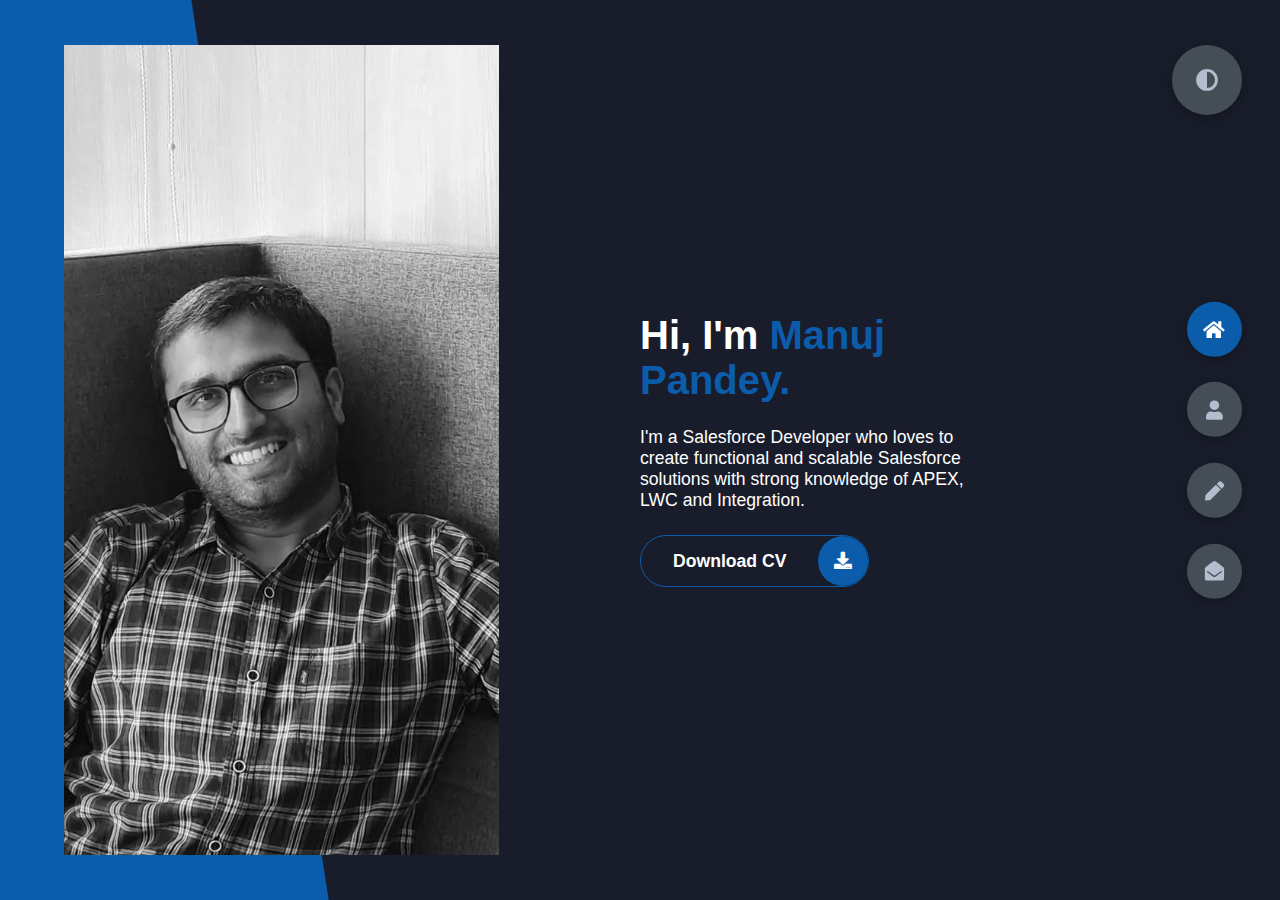
<file: index.html>
<!DOCTYPE html>
<html lang="en">
<head>
    <meta charset="UTF-8">
    <meta name="viewport" content="width=device-width, initial-scale=1.0">
    <title>Manuj Pandey Salesforce Developer</title>
    <link rel="stylesheet" href="styles/styles.css">
    <link rel="preconnect" href="https://fonts.googleapis.com">
    <link rel="preconnect" href="https://fonts.gstatic.com" crossorigin>
    <link rel="stylesheet" href="https://cdnjs.cloudflare.com/ajax/libs/font-awesome/5.15.4/css/all.min.css">
    <link href="https://fonts.googleapis.com/css2?family=Merriweather:ital,wght@0,300;0,400;0,700;0,900;1,300;1,400;1,700;1,900&display=swap" rel="stylesheet">
    <link href="/favicon.ico" type="image/x-icon" rel="icon" />
</head>
<body class="main-content">
    <header class="section sec1 header active" id="home">
        <div class="header-content">
            <div class="left-header">
                <div class="h-shape"></div>
                <div class="image">
                    <img src="img/hero2.jpg" alt="">
                </div>
            </div>
            <div class="right-header">
                <h2 class="name">
                    Hi, I'm <span>Manuj Pandey.</span>
                </h2>
                <p>
                    I'm a Salesforce Developer who loves to create functional and scalable Salesforce solutions with strong knowledge of APEX, LWC and Integration.
                </p>
                <div class="btn-container">
                    <a href="resume\ManujPandeySF_CV-2.pdf" class="main-btn" download="ManujPandeySF_CV">
                        <span class="btn-text">Download CV</span>
                        <span class="btn-icon"><i class="fas fa-download"></i></span>
                    </a>
                </div>
            </div>
        </div>
    </header>
    <main>
        <section class="section sec2 about" id="about">
            <div class="main-title">
                <h2>About 
                    <span>me</span>
                    <span class="bg-text">my stats</span>
                </h2>
            </div>
            <div class="about-container">
                <div class="left-about">
                    <h4>Information About me</h4>
                    <p>
                        3x Certified Salesforce Developer || 2x Copado Certified || More than 7 years of experience in Salesforce 
                    </p>
                    <div class="btn-container">
                        <a href="resume\ManujPandeySF_CV-2.pdf" class="main-btn" download="ManujPandeySF_CV">
                            <span class="btn-text">Download CV</span>
                            <span class="btn-icon"><i class="fas fa-download"></i></span>
                        </a>
                    </div>
                </div>
                <div class="right-about">
                    <div class="about-item">
                        <div class="abt-text">
                            <p class="large-text">40+</p>
                            <p class="small-text">Projects <br />Completed</p>
                        </div>
                    </div>
                    <div class="about-item">
                        <div class="abt-text">
                            <p class="large-text">8+</p>
                            <p class="small-text">Years of <br />experience</p>
                        </div>
                    </div>
                    <!--div class="about-item">
                        <div class="abt-text">
                            <p class="large-text">300+</p>
                            <p class="small-text">Happy <br /> Clients</p>
                        </div>
                    </div>
                    <div class="about-item">
                        <div class="abt-text">
                            <p class="large-text">400+</p>
                            <p class="small-text">Customer <br /> reviews</p>
                        </div>
                    </div-->
                </div>
            </div>
            <!--div class="about-stats">
                <h4 class="stat-title">My Skills</h4>
                <div class="progress-bars">
                    <div class="progress-bar">
                        <p class="prog-title">html5</p>
                        <div class="progress-con">
                            <p class="prog-text">80%</p>
                            <div class="progress">
                                <span class="html"></span>
                            </div>
                        </div>
                    </div>
                    <div class="progress-bar">
                        <p class="prog-title">css3</p>
                        <div class="progress-con">
                            <p class="prog-text">80%</p>
                            <div class="progress">
                                <span class="css"></span>
                            </div>
                        </div>
                    </div>
                    <div class="progress-bar">
                        <p class="prog-title">javascript</p>
                        <div class="progress-con">
                            <p class="prog-text">75%</p>
                            <div class="progress">
                                <span class="js"></span>
                            </div>
                        </div>
                    </div>
                    <div class="progress-bar">
                        <p class="prog-title">Apex</p>
                        <div class="progress-con">
                            <p class="prog-text">80%</p>
                            <div class="progress">
                                <span class="apex"></span>
                            </div>
                        </div>
                    </div>
                    <div class="progress-bar">
                        <p class="prog-title">Lightning Development</p>
                        <div class="progress-con">
                            <p class="prog-text">90%</p>
                            <div class="progress">
                                <span class="lex"></span>
                            </div>
                        </div>
                    </div>
                    <div class="progress-bar">
                        <p class="prog-title">Copado Deployment</p>
                        <div class="progress-con">
                            <p class="prog-text">50%</p>
                            <div class="progress">
                                <span class="copado"></span>
                            </div>
                        </div>
                    </div>
                    <div class="progress-bar">
                        <p class="prog-title">Salesforce Configuration and Deployment</p>
                        <div class="progress-con">
                            <p class="prog-text">80%</p>
                            <div class="progress">
                                <span class="config"></span>
                            </div>
                        </div>
                    </div>
                    <div class="progress-bar">
                        <p class="prog-title">Data Cloud</p>
                        <div class="progress-con">
                            <p class="prog-text">50%</p>
                            <div class="progress">
                                <span class="dc"></span>
                            </div>
                        </div>
                    </div>
                </div>
            </div-->
            <h4 class="stat-title">My Timeline</h4>
            <div class="timeline">
                <div class="timeline-item">
                    <div class="tl-icon">
                        <i class="fas fa-briefcase"></i>
                    </div>
                    <p class="tl-duration">2021 - 2023</p>
                    <h5>Salesforce Lead<span> - Deutsche Telekom Digital Labs</span></h5>
                    <p>
                        Worked as a Salesforce Lead in Sales Cloud/Service Cloud implementations.
                        Lead development projects in conjunction with Mulesoft and other stakeholders.
                        Built capabilities to provide support to 2k+ internal telekom agents in Austria region alone.
                    </p>
                </div>
                <div class="timeline-item">
                    <div class="tl-icon">
                        <i class="fas fa-briefcase"></i>
                    </div>
                    <p class="tl-duration">2020 - 2021</p>
                    <h5>Salesforce Lead Developer<span> - Maantic Inc.</span></h5>
                    <p>
                        Worked as Lead Developer in Salesforce Lightning(Aura and LWC) projects.
                    </p>
                </div>
                <div class="timeline-item">
                    <div class="tl-icon">
                        <i class="fas fa-briefcase"></i>
                    </div>
                    <p class="tl-duration">2019 - 2020</p>
                    <h5>Salesforce Consultant<span> - Cvent India Pvt Ltd.</span></h5>
                    <p>
                        Worked as member of Salesforce CRM Team providing production support to 3000 internal users. 
                        Expertise in Sales Cloud,Service Cloud and Force.com. 
                        Managed project timelines through JIRA and Salesforce CPQ Implementation.
                        Coordinated with Sales, Services, Finance and Marketing Team in order to deploy CRM related customization and configuration changes.
                    </p>
                </div>
                <div class="timeline-item">
                    <div class="tl-icon">
                        <i class="fas fa-briefcase"></i>
                    </div>
                    <p class="tl-duration">2018 - 2019</p>
                    <h5>Salesforce Consultant<span> - HT Media Marketing Pvt Ltd</span></h5>
                    <p>
                        Worked as a dedicated Salesforce Consultant for Pan India Marketing Team. 
                        Implemented customization and trained users regarding CRM functionality and managed implementation of upgrades in CRM. 
                        Prepared reports, dashboards to analyse business performances. 
                        Addressed technical issues on urgent basis and prepared CRM architecture for future releases.
                    </p>
                </div>
                <div class="timeline-item">
                    <div class="tl-icon">
                        <i class="fas fa-briefcase"></i>
                    </div>
                    <p class="tl-duration">2016 - 2018</p>
                    <h5>Salesforce Developer<span> - Navatar Consulting Pvt Ltd.</span></h5>
                    <p>
                        Customized client's CRM product according to specified business logic and requirements. 
                        Creating, optimizing and maintenance of automation and data of client's product.
                    </p>
                </div>
            </div>
        </section>
        <section class="section sec5 blog" id="blog">
            <div class="blog-posts blogs-content blog-active" id="blog-menu">
                <div class="main-title">
                    <h2>My <span>Blogs</span><span class="bg-text">My Blogs</span></h2>
                </div>
                <div class="blogs timeline">
                    <div class="blog article">
                        <a onclick="openBlogPost(this.id)" id="blog1">
                            <div class="article-data">
                                <h2 class="title article-title">My First Blog</h2>
                            </div>
                            <img src="img\wall-2.jpeg" alt="" class="article-image">
                        </a>
                    </div>
                    <div class="blog article">
                        <a href="https://datamancer2.wordpress.com/2024/09/08/salesforce-batch-process-rollback-cause-analysis-and-custom-workaround" id="blog2">
                            <div class="article-data">
                                <h2 class="title article-title">Rollback of Apex Batch</h2>
                            </div>
                            <img src="img\undoIcon.jpg" alt="" class="article-image">
                        </a>
                    </div>
                </div>
            </div>
            <div class="blog-posts blog-post-container container blog-inactive" data-id="blog1">
                <a class="blog-previous-button" onclick="closeBlogPost()">❮ Previous</a>
                <div class="blog-post-data">
                    <h2 class="title blog-post-title">Fetch Api VS Apex Based Integration</h2>
                </div>
    
                <div class="container">
                    <div class="article-data">
                        15 August 2024
                    </div>
                    <h1>Apex vs JavaScript in Salesforce Integrations</h1>
                    <p>When deciding between using <strong>Apex</strong> and <strong>JavaScript (JS)</strong> for integrations in Salesforce, it's important to weigh their strengths and limitations carefully.</p>

                    <h2>Apex</h2>
                    <p>Apex offers a more secure environment for handling sensitive data because no authentication information needs to be sent to the browser. This ensures that your credentials and other sensitive data remain safe from exposure. Additionally, Apex does not face any Cross-Origin Resource Sharing (CORS) restrictions, which can often complicate API integrations in JavaScript by limiting which domains can make requests to your resources.</p>
                    <p>However, Apex comes with its own set of challenges. It has strict limits on the amount of data that can be sent in and out (ingress and egress bandwidth), how long an API call can last (callout timeout limits), and how much processing power can be used (CPU limits). These limitations can make it difficult to work with larger data sets or to perform complex operations. Moreover, Apex can only access resources that are available on the public internet. If you need to access internal systems that aren't exposed publicly, Apex won’t be suitable.</p>

                    <h2>JavaScript</h2>
                    <p>JavaScript, on the other hand, is much more flexible for larger or more complex integrations. With JS, you don't have to worry about hitting callout timeout limits, bandwidth restrictions, memory limits, or CPU constraints. This makes it ideal for handling more extensive data sets or for performing more complex operations that would be hindered by Apex's limits. Furthermore, JS can access intranet resources, which is a critical capability for integrations involving internal systems that aren’t available on the public internet.</p>
                    <p>However, using JavaScript also introduces some security concerns. Since JS runs in the browser, any authentication information, such as API keys or tokens, must be sent to the browser as well. This means that if the security isn't handled correctly, a knowledgeable user could potentially gain access to these secrets and misuse them to access your API resources. Therefore, extra care must be taken to ensure that authentication is properly managed and that sensitive information is adequately protected.</p>

                    <h2>Examples</h2>
                    <br>

                    <h3>Example 1: Simple API Call to a Public Service</h3>
                    <p><strong>Scenario:</strong> You need to integrate Salesforce with a public weather API to retrieve the current weather conditions based on a user's location.</p>
                    <ul>
                        <li><strong>Apex:</strong> This is a straightforward scenario where Apex would be a good fit. The API is public, so there’s no need to worry about internal resources. Apex can handle the API call securely without exposing any sensitive information to the browser. The data returned by the API is relatively small, so Apex’s bandwidth and CPU limits won’t be an issue.</li>
                        <li><strong>JavaScript:</strong> While JS could also handle this, it’s not necessary for such a simple, secure call. Using Apex would be more secure and straightforward.</li>
                    </ul>
                    <p><strong>Conclusion:</strong> Use Apex for this integration.</p>

                    <h3>Example 2: Integrating with a Large Internal Database</h3>
                    <p><strong>Scenario:</strong> You need to integrate Salesforce with an internal company database that’s hosted on the company’s intranet. The integration requires processing large amounts of data and performing complex queries.</p>
                    <ul>
                        <li><strong>Apex:</strong> Apex would struggle in this scenario due to its limitations. The data volume could exceed Apex’s bandwidth limits, and the processing could hit CPU limits. Moreover, Apex cannot access internal resources that aren’t exposed to the public internet.</li>
                        <li><strong>JavaScript:</strong> JS would be a better choice here. It can handle large amounts of data without worrying about CPU or bandwidth limits. Additionally, JS can access intranet resources, making it ideal for integrating with internal systems.</li>
                    </ul>
                    <p><strong>Conclusion:</strong> Use JavaScript for this integration.</p>

                    <h3>Example 3: Secure Data Synchronization Between Salesforce and an External CRM</h3>
                    <p><strong>Scenario:</strong> You need to synchronize data between Salesforce and an external CRM system. The data is sensitive, and the integration involves regular data transfers that must be secure.</p>
                    <ul>
                        <li><strong>Apex:</strong> Apex would be well-suited for this scenario because it offers enhanced security. You can handle the data synchronization in the background on the server side, ensuring that no sensitive information is exposed to the browser. The external CRM is publicly accessible, so Apex’s limitation on accessing internal resources is not a concern. You would need to carefully design your integration to stay within Apex’s bandwidth and processing limits, possibly breaking the data transfer into smaller chunks if necessary.</li>
                        <li><strong>JavaScript:</strong> While JS could technically perform this integration, exposing sensitive data such as API keys or tokens to the browser could be a security risk. This makes it less desirable for scenarios where data security is paramount.</li>
                    </ul>
                    <p><strong>Conclusion:</strong> Use Apex for this integration.</p>

                    <h3>Example 4: Interactive UI Feature with External Data</h3>
                    <p><strong>Scenario:</strong> You need to build an interactive feature in Salesforce where users can dynamically fetch and display data from an external API as they interact with a custom user interface.</p>
                    <ul>
                        <li><strong>Apex:</strong> Although Apex could be used to make the API calls, it would involve server-side processing and then returning the data to the UI. This could introduce latency and make the UI less responsive. Additionally, Apex might not be able to handle the real-time data fetch if the user is making multiple calls quickly.</li>
                        <li><strong>JavaScript:</strong> JS is ideal for this scenario. It can make real-time API calls directly from the browser, enabling a fast, responsive user experience. The only caveat is to ensure that sensitive data (like API keys) is properly secured, perhaps by using OAuth or a secure token mechanism.</li>
                    </ul>
                    <p><strong>Conclusion:</strong> Use JavaScript for this integration.</p>

                    <h3>Example 5: Bulk Data Processing from an External System</h3>
                    <p><strong>Scenario:</strong> You need to periodically process large datasets from an external system and import them into Salesforce.</p>
                    <ul>
                        <li><strong>Apex:</strong> Apex would struggle with this due to its CPU and memory limits. If the data is too large or the processing too complex, you would run into governor limits, making this approach impractical.</li>
                        <li><strong>JavaScript:</strong> JS can handle bulk data processing more effectively without the strict limits imposed by Apex. You could also leverage JS on a client-side or Node.js server to process the data before importing it into Salesforce.</li>
                    </ul>
                    <p><strong>Conclusion:</strong> Use JavaScript for this integration.</p>
                    <p>
                        <br>
                        These examples highlight the strengths and limitations of Apex and JavaScript in different integration scenarios. By understanding these, you can make informed decisions about which technology to use in your Salesforce projects.
                    </p>
    
                    <p>
                        <div class="author d-grid">
                            <div class="author-about">
                                <h3 class="author-name">Manuj Pandey</h3>
                                <p>3x Certified Salesforce Developer || 2x Copado Certified || More than 7 years of experience in Salesforce</p>
                                <!--div class="company-data">
                                    <a href="./index.html">
                                        <h2 class="logo">NewsFlash</h2>
                                    </a>
                                    <p class="company-description">Lorem ipsum dolor sit amet consectetur adipisicing elit. Facere, iure. Harum, animi dolores, nam, ad magni expedita.</p>
                                    <ul class="list social-media">
                                        <li class="list-item">
                                            <a href="#" class="list-link"><i class="ri-instagram-line"></i></a>
                                        </li>
                                        <li class="list-item">
                                            <a href="#" class="list-link"><i class="ri-facebook-circle-line"></i></a>
                                        </li>
                                        <li class="list-item">
                                            <a href="#" class="list-link"><i class="ri-twitter-line"></i></a>
                                        </li>
                                        <li class="list-item">
                                            <a href="#" class="list-link"><i class="ri-pinterest-line"></i></a>
                                        </li>
                                    </ul>
                                    <span class="copyright-notice">&copy;2021 NewsFlash. All rights reserved.</span>
                                </div-->
                            </div>
                        </div>
                    </p>
                </div>
            </div>
        </section>
        <!--section class="section sec3 portfolio" id="portfolio">
            <div class="main-title">
                <h2>My <span>Portfolio</span><span class="bg-text">My Work</span></h2>
                <p class="port-text">

                </p>
                <div class="portfolios">
                    <div class="portfolio-item">
                        <div class="image">
                            <img src="img/port1.jpg" alt="">
                        </div>
                        <div class="hover-item">
                            <h3>Project Source</h3>
                            <div class="icons">
                                <a href="www.google.com" target="_blank"></a>
                            </div>
                        </div>
                    </div>
                </div>
            </div>
        </section-->
        <section class="section sec5 contact" id="contact">
            <div class="main-title">
                <h2>Contact <span>Me</span><!--span class="bg-text">My Blogs</span></h2-->
            </div>
            <div class="contact-content-container">
                <!--div class="contact-content-con"-->
                    <div class="left-contact">
                        <h4>Contact me here</h4>
                        <p>

                        </p>
                        <div class="contact-info">
                            <div class="contact-item">
                                <div class="icon">
                                    <i class="fas fa-map-marker-alt"></i>
                                    <span>Location</span>
                                </div>
                                <p>
                                    <span>: Gurugram, Haryana, India</span>
                                </p>
                            </div>
                            <div class="contact-item">
                                <div class="icon">
                                    <i class="fas fa-envelope"></i>
                                    <span>Email</span>
                                </div>
                                <p>
                                    <span>: manujk321@gmail.com</span>
                                </p>
                            </div>
                            <!--div class="contact-item">
                                <div class="icon">
                                    <i class="fas fa-user-graduate"></i>
                                    <span>Mobile Number</span>
                                </div>
                                <p>
                                    <span>: +91-9599104677</span>
                                </p>
                            </div-->
                            <div class="contact-item">
                                <div class="icon">
                                    <i class="fas fa-globe-africa"></i>
                                    <span>Languages</span>
                                </div>
                                <p>
                                    <span>: English, Hindi</span>
                                </p>
                            </div>
                        </div>
                        <div class="contact-icons">
                            <div class="contact-icon">
                                <a href="https://www.linkedin.com/in/manuj79/" target="_blank">
                                    <img src="img\linkedin-icon-v2.png" alt="">
                                </a>
                            </div>
                        </div>
                    </div>
                    <div class="right-contact">
                        <form action="" class="contact-form">
                            <div class="input-control i-c-2">
                                <input type="text" required placeholder="Your name" id="fullName"   onKeyUp="sendEmail()">
                                <input type="email" required placeholder="Your email" id="email" onKeyUp="sendEmail()">
                            </div>
                            <div class="input-control">
                                <input type="text" required placeholder="Enter subject" id="subject" onKeyUp="sendEmail()">
                            </div>
                            <div class="input-control">
                                <textarea name="" id="comment" cols="15" rows="8" placeholder="Message here..." onKeyUp="sendEmail()"></textarea>
                            </div>
                            <div class="submit-btn">
                                <a href="" class="main-btn" id="send_email">
                                    <span class="btn-text">Submit</span>
                                    <span class="btn-icon"><i class="fas fa-envelope-open"></i></span>
                                </a>
                            </div>
                        </form>
                    </div>
                <!--/div-->
            </div>
        </section>
    </main>

    <div class="controls">
        <div class="control control-1 active-btn" data-id="home">
            <i class="fas fa-home"></i>
        </div>
        <div class="control control-2" data-id="about">
            <i class="fas fa-user"></i>
        </div>
        <div class="control control-3" data-id="blog">
            <i class="fas fa-pen"></i>
        </div>
        <div class="control control-5" data-id="contact">
            <i class="fas fa-envelope-open"></i>
        </div>
    </div>
    <div class="theme-btn">
        <i class="fas fa-adjust">

        </i>
    </div>
    <script src="app.js"></script>
</body>
</html>
</file>
<file: styles/styles.css>
*{
    margin: 0;
    padding: 0;
    box-sizing: border-box;
    list-style: none;
}

:root{
    --color-primary: #191d2b;
    --color-secondary: #0b5cab;
    --color-white: #FFFFFF;
    --color-black: #000;
    --color-grey0: #f8f8f8;
    --color-grey-1: #dbe1e8;
    --color-grey-2: #b2becd;
    --color-grey-3: #6c7983;
    --color-grey-4: #454e56;
    --color-grey-5: #2a2e35;
    --color-grey-6: #12181b;
    --br-sm-2: 14px;
    --box-shadow-1: 0 3px 15px rgba(0,0,0,.3);
    --section-transition: all .4s ease-in-out;
}

.light-mode{
    --color-primary: #FFFFFF;
    --color-secondary: #0b5cab;
    --color-white: #000;
    --color-black: #000;
    --color-grey0: #f8f8f8;
    --color-grey-1: #6c7983;
    --color-grey-2: #6c7983;
    --color-grey-3: #6c7983;
    --color-grey-4: #454e56;
    --color-grey-5: #f8f8f8;
    --color-grey-6: #12181b;
}

body{
    background-color: var(--color-primary);
    font-family: 'Poppins', sans-serif;
    font-size: 1.1rem;
    color: var(--color-white);
    transition: var(--section-transition);
}

a{
    display: inline-block;
    text-decoration: none;
    color: inherit;
    font-family: inherit;
}

header{
    height: 100vh;
    color: var(--color-white);
    overflow: scroll;
    padding: 0 !important; 
}

section{
    min-height: 100vh;
    width: 100%;
    position: absolute;
    left: 0;
    top: 0;
    padding: 3rem 18rem;
}

.section{
    transform: translateY(-100%) scale(0);
    transition: var(--section-transition);
    background-color: var(--color-primary);
}

.sec1{
    display: none;
    transform: translateY(0) scale(1);
}

.sec2{
    display: none;
    transform: translateY(0) scale(1);
}

.sec3{
    display: none;
    transform: translateY(0) scale(1);
}

.sec4{
    display: none;
    transform: translateY(0) scale(1);
}

.sec5{
    display: none;
    transform: translateY(0) scale(1);
}

.active{
    display: block;
    animation: scaleAnim 1s ease-in-out;
}
@keyframes scaleAnim {
    0%{
        transform: translateY(-100%) scale(0);
    }

    100%{
        transform: translateY(0%) scale(1);
    }    
}

.controls{
    position: fixed;
    z-index: 10;
    top: 50%;
    right: 3%;
    display: flex;
    flex-direction: column;
    align-items: center;
    justify-content: center;
    transform: translateY(-50%);
    .active-btn{
        background-color: var(--color-secondary) !important;
        transition: all .4s ease-in-out;
        i{
            color: var(--color-white) !important;
        }
    }
    .control{
        padding: 1rem;
        cursor: pointer;
        background-color: var(--color-grey-4);
        height: 55px;
        width: 55px;
        border-radius: 50%;
        display: flex;
        justify-content: center;
        align-items: center;
        margin: .8rem 0;
        box-shadow: var(--box-shadow-1);
        i{
            font-size: 1.2rem;
            color: var(--color-grey-2);
            pointer-events: none;
        }
    }
}


.theme-btn{
    top: 5%;
    right: 3%;
    width: 70px;
    height: 70px;
    border-radius: 50%;
    background-color: var(--color-grey-4);
    cursor: pointer;
    position: fixed;
    display: flex;
    justify-content: center;
    align-items: center;
    box-shadow: 0 3px 15px rgba(0, 0, 0, 0.3);
    transition: all 0.1s ease-in-out;
    :active{
        transform: translateY(-8px);
    }
    i{
        font-size: 1.4rem;
        color: var(--color-grey-2);
        pointer-events: none;
    }
}

/*header content*/
.header-content{
    display: grid;
    grid-template-columns: repeat(2, 1fr);
    min-height: 100vh;
    .left-header{
        display: flex;
        align-items: center;
        position: relative;
        .h-shape{
            transition: all 0.4s ease-in-out;
            width: 65%;
            height: 100%;
            background-color: var(--color-secondary);
            position: absolute;
            left: 0;
            top: 0;
            z-index: -1;
            clip-path: polygon(0 0, 46% 0, 79% 100%, 0% 100%);
        }
        .image{
            height: 90%;
            width: 68%;
            margin-left: 4rem;
            background-color: var(--color-black);
            transition: all 0.4s ease-in-out;
            img{
                width: 100%;
                height: 100%;
                object-fit: cover;
                transition: all 0.4s ease-in-out;
                filter: grayscale(100%);
                &:hover{
                    filter: grayscale(0%);
                }
            }
        }
    }
    .right-header{
        display: flex;
        flex-direction: column;
        justify-content: center;
        padding-right: 18rem;
        .name{
            font-size: 2.5rem;
            margin: 1.5rem 0;
            span{
                color: var(--color-secondary);
            }
        }
        .p{
            margin: 1.5rem 0;
            line-height: 2rem;
        }
    }
}

/*About Component*/
.about-container{
    display: grid;
    grid-template-columns: repeat(2,1fr);
    padding-top: 3.5rem;
    padding-bottom: 5rem;
    .right-about{
        display: grid;
        grid-template-columns: repeat(2,1fr);
        grid-gap: 2rem;
        .about-item{
            border: 1px solid var(--color-grey-5);
            border-radius: 5px;
            transition: all 0.4s ease-in-out;
            box-shadow: 1px 2px 15px rgba(0, 0, 0, 0.1);
            height: 50%;
            &:hover{
                cursor: default;
                transform: translateY(-5px);
                border: 1px solid var(--color-secondary);
                box-shadow: 1px 4px 15px rgba(0, 0, 0, 0.32);
            }
        }
        .abt-text {
            padding: 1.5rem;
            display: flex;
            flex-direction: column;
            .large-text {
                font-size: 3rem;
                font-weight: 700;
                color: var(--color-secondary);
            }
            .small-text {
                padding-left: 3rem;
                position: relative;
                text-transform: uppercase;
                font-size: 1.2rem;
                color: var(--color-grey-1);
                letter-spacing: 2px;
                ::before {
                    content: "";
                    position: absolute;
                    left: 0;
                    top: 15px;
                    width: 2rem;
                    height: 2px;
                    background-color: var(--color-grey-5);
                }
            }
        }
    }
    .left-about {
        padding-right: 5rem;
        p{
            line-height: 2rem;
            padding: 1rem;
            color: var(--color-grey-1);
        }
        h4{
            font-size: 2rem;
            text-transform: uppercase;
        }
    }
}

.about-stats{
    padding-bottom: 4rem;
    .progress-bars{
        display: grid;
        grid-template-columns: repeat(2, 1fr);
        grid-gap: 2rem;
        .progress-bar{
            display: flex;
            flex-direction: column;
            .prog-title{
                text-transform: uppercase;
                font-weight: 500;
            }
            .progress-con{
                display: flex;
                align-items: center;
                .prog-text{
                    color: var(--color-grey-2);
                }
                .progress{
                    width: 100%;
                    height: .45rem;
                    background-color: var(--color-grey-4);
                    margin-left: 1rem;
                    position: relative;
                    span{
                        position: absolute;
                        top: 0%;
                        left: 0%;
                        height: 100%;
                        background-color: var(--color-secondary);
                        transition: all .4s ease-in-out;
                        width: 60%;
                    }
                    .html{
                        width: 80%;
                    }
                    .css{
                        width: 80%;
                    }
                    .js{
                        width: 75%;
                    }
                    .apex{
                        width: 80%;

                    }
                    .lex{
                        width: 90%;

                    }
                    .copado{
                        width: 50%;

                    }
                    .config{
                        width: 80%;

                    }
                    .dc{
                        width: 50%;
                    }
                }
            }
        }
    }
}

.stat-title{
    text-transform: uppercase;
    font-size: 1.4rem;
    text-align: center;
    padding: 3.5rem 0;
    position: relative;
    &::before{
        content: '';
        left: 50%;
        top: 0;
        width: 40%;
        height: 1px;
        background-color: var(--color-white);
        transform: translateX(-50%);
    }
}


/*Timeline*/
.timeline{
    display: grid;
    grid-template-columns: repeat(2, 1fr);
    grid-gap: 2rem;
    padding-bottom: 3rem;
    .timeline-item{
        position: relative;
        padding-left: 3rem;
        border-left: 1px solid var(--color-grey-5);
        .tl-icon{
            display: flex;
            position: absolute;
            left: -27px;
            top: 0;
            background-color: var(--color-secondary);
            width: 50px;
            height: 50px;
            border-radius: 50%;
            align-items: center;
            justify-content: center;
            i{
                font-size: 1.3rem;
            }
        }
        .tl-duration{
            padding: .2rem .6rem;
            background-color: var(--color-grey-5);
            border-radius: 15px;
            display: inline-block;
            font-size: .8rem;
            text-transform: uppercase;
            font-weight: 500;
        }
        h5{
            padding: 1rem 0;
            text-transform: uppercase;
            font-size: 1.3rem;
            font-weight: 600;
            span{
                color: var(--color-grey-2);
                font-weight: 500;
                font-size: 1.2rem;
            }
        }
        p{
            color: var(--color-grey-2);

        }
    }


}



/*Contact Components*/
.contact-content-container{
    display: flex;
    padding-top: 3.5rem;
    .left-contact{
        flex: 2;
        h4{
            margin-top: 1rem;
            font-size: 2rem;
            text-transform: uppercase;
        }
        p{
            margin: 1rem 0;
            line-height: 2rem;
        }
        .contact-info{
            .contact-item{
                display: flex;
                align-items: center;
                justify-content: space-between;
                p{
                    margin: 0.3rem 0 !important;
                    padding: 0 !important;
                }
                .icon {
                    display: grid;
                    grid-template-columns: 40px 1fr;
                    i{
                        display: flex;
                        align-items: center;
                        font-size: 1.3rem;
                    }
                }
            }
        }
        .contact-icon {
            display: flex;
            margin-top: 2rem;
            a {
                display: flex;
                align-items: center;
                color: var(--color-white);
                background-color: var(--color-grey-5);
                cursor: pointer;
                justify-content: center;
                width: 50px;
                height: 50px;
                border-radius: 50%;
                margin: 0 0.4rem;
                transition: all 0.4s ease-in-out;
                :hover {
                    background-color: var(--color-secondary);
                    i{
                        color: var(--color-primary);
                    }
                }
                i{
                    display: flex;
                    align-items: center;
                    justify-content: center;
                    font-size: 1.3rem;
                }

            }
            
        }
    }
    .right-contact{
        flex: 3;
        margin-left: 3rem;
        .input-control{
            margin: 1.5rem 0;
            input, textarea{
                border-radius: 30px;
                font-weight: inherit;
                font-size: inherit;
                font-family: inherit;
                padding: .8rem 1.1rem;
                outline: none;
                border: none;
                background-color: var(--color-grey-5);
                width: 100%;
                color: var(--color-white);
                resize: block;
            }
        }
        .i-c-2{
            display: flex;
            :last-child{
                margin-left: 1.5rem;
            }
        }
        .submit-btn{
            display: flex;
            justify-content: flex-start;
            .main-btn{
                .btn-icon{
                    background-color: 0;
                    display: flex;
                    align-items: center;
                    justify-content: center;
                    border-radius: 50%;
                    padding: 1rem;
                }
            }
        }
    }
}

/*Blog Components*/
.article{
    position: relative;
    min-height: var(--item-min-height-md);
    margin-top: 5rem;
}


.article-image{
    position: relative;
    width: 40%;
    height: 40%;
    object-fit: cover;
    transition: transform .25s;
}

.article-category{
    position: relative;
    top: 1rem;
    right: 1rem;
    padding: 1rem;
    background-color:var(--primary-background-color);
    font-size: 1rem;
    color: var(--light-color);
    text-transform: uppercase;
    z-index: 10;
}

.article-data-container{
    width: 100%;
    position: relative;
    left: 0;
    bottom: 0;
    /*padding: 2rem 1.5rem;*/
    background-color: var(--transparent-dark-color);
    z-index: 10;
    transition: background-color .5s;
}


/* Light theme color hover styles */
.article:hover .article-data-container{
    background-color: var(--hover-dark-color);
    color: var(--hover-light-color);
}

.article:hover .article-data-spacer{
    background-color: var(--hover-light-color);
}

.article:hover .article-title{
    color: var(--hover-light-color);
}


.article-data{
    display: flex;
    align-items: center;
    gap: var(--gap);
    font-size: var(--font-size-xsm);
    margin-bottom: 1rem;
}

.article-data-spacer{
    width: .5rem;
    height: .2rem;
    background-color: var(--light-color);
    transform: rotate(45deg);
}

.title{
    color: var(--light-color);
}

.article-title{
    font-size: var(--font-size-md);
}

/* Sidebar */
.sidebar{
    background-color: var(--secondary-background-color);
    padding: 2.5rem;
}

.blog-timeline{
    grid-template-columns: 1fr;
    padding-bottom: 6rem;
}

/* Blog post */
.blog-post{
    padding-bottom: 5rem;
}

.blog-active{
    display: block;
}

.blog-inactive{
    display: none !important;
}

.blog-post-data{
    display: flex;
    flex-direction: column;
    align-items: center;
    text-align: center;
    padding-block: 2.5rem;
}

.blog-post-title{
    font-size: clamp(3rem, 5vw, 6rem); 
}

.blog-post-data .article-data{
    margin-bottom: 2.5rem;
}

.blog-post-data img{
    width: 100%;
    height: var(--item-min-height-sm);
    object-fit: cover;
    object-position: center 10%;
}

.blog-post-container .container{
    max-width: 90rem;
    padding: 0;
    display: flex;
    line-height: 1.6;
    margin: 20px;
    flex-direction: column;
    gap: var(--gap);
}

.blog-post-container  p {
    margin-bottom: 10px;
}
.blog-post-container ul {
    margin-bottom: 20px;
}

.blog-previous-button{
    display: inline-block;
}


/* Footer */
.footer{
    background-color: var(--secondary-background-color);
}

.footer-container{
    gap: var(--gap);
}

.company-data{
    display: flex;
    flex-direction: column;
    order: 1;
}

.company-description{
    margin-block: var(--margin-sm);
    max-width: 75%;
}

.social-media{
    margin-bottom: var(--margin-md);
}

.copyright-notice{
    opacity: .8;
}

.footer-list{
    flex-direction: column;
    align-items: flex-start;
}

.footer-title{
    font-size: var(--font-size-sm);
    text-transform: uppercase;
    margin-bottom: var(--margin-sm);
}

.d-grid{
    display: grid;
}

.small-text {
    padding-left: 3rem;
    position: relative;
    text-transform: uppercase;
    font-size: 1.2rem;
    color: var(--color-grey-1);
    letter-spacing: 2px;
}

/*Independent Components*/
.btn-container{
    display: flex;
    align-self: flex-start;
    margin: 1.5rem 0;
}
.main-btn{
    border-radius: 30px;
    color: inherit;
    font-weight: 600;
    position: relative;
    border: 1px solid var(--color-secondary);
    display: flex;
    align-self: flex-start;
    align-items: center;
    overflow: hidden;
    .btn-text{
        padding: 0 2rem;
    }
    .btn-icon{
        background-color: var(--color-secondary);
        display: flex;
        align-items: center;
        justify-content: center;
        border-radius: 50%;
        padding: 1rem;
    }
    &::before{
        content: '';
        position: absolute;
        right: 0;
        top: 0;
        transform: translateX(100%);
        transition: all .4s ease-out;
        z-index: -1;
    }
    &:hover{
        &::before{
            width: 100%;
            height: 100%;
            background-color: var(--color-secondary);
            transform: translateX(0);
        }
    }
}

.main-title{
    text-align: center;
    h2{
        position: relative;
        text-transform: uppercase;
        font-size: 4rem;
        font-weight: 700;
        span{
            color: var(--color-secondary);
        }
        .bg-text{
            position: absolute;
            top: 50%;
            left: 50%;
            color: var(--color-grey-5);
            transition: all .4s ease-in-out;
            z-index: -1;
            transform: translate(-50%,-50%);
            font-weight: 800;
            font-size: 5.5rem;
        }
    }
}

@media screen and (max-width : 600px){
    header{
        padding: 0;
        min-height: 50vh;
    }
    .header-content{
        grid-template-columns: repeat(1,6fr);
        .right-header{
            grid-row: 1;
            padding: 0rem !important;
            width: 90%;
            margin: 0 auto;
            .name{
                font-size: 2.5rem !important;
            }
        }
        .left-header{
            grid-row: 2;
            .h-shape{
                display: none;
            }
            .image{
                margin: 0 auto;
                width: 80%;
            }
        }
    }
    .theme-btn{
        width: 30px;
        height: 30px;
    }
    .controls{
        top: auto;
        bottom: 0;
        flex-direction: row;
        justify-content: center;
        left: 50%;
        transform: translateX(-50%);
        width: 100%;
        background-color: var(--color-grey-5);
        .control{
            margin: 1rem, .3rem;
        }
    }

    .about-container{
        grid-template-columns: 1fr;
        .right-about{
            grid-template-columns: 1fr;
            padding-top: 2.5rem;
            .about-item{
                height: 85%;
            }
        }
        .left-about{
            padding-right: 0;
            p{
                padding-left: 0;
            }
        }
    }

    .timeline{
        grid-template-columns: 1fr;
        padding-bottom: 6rem;
    }

    .about-stats{
        .progress-bars{
            grid-template-columns: 1fr;

        }
    }

    .contact-content-container{
        flex-direction: column;
        .right-contact{
            margin-left: 0;
            margin-top: 2.5rem;
        }

    }


    .section{
        padding: 2rem 2.5rem !important;
    }   
    
    .contact-content-container {
        .right-contact {
          .i-c-2 {
            flex-direction: column;
          }
          .i-c-2 :last-child {
            margin-left: 0;
            margin-top: 1.5rem;
          }
        }
    }

    .main-title{
        h2{
            font-size: 2rem;
            span{
                font-size: 2.5rem;
            }
        }
    }
}

@media screen and (max-width : 1432px){
    header{
        padding: 0 !important;
    }
    .section{
        padding: 7rem 11rem;
    }
    .contact-content-container{
        flex-direction: column;
        .right-contact{
            margin-left: 0;
            margin-top: 2.5rem;
        }

    }
    .contact-content-container {
        .right-contact {
          .i-c-2 {
            flex-direction: column;
          }
          .i-c-2 :last-child {
            margin-left: 0;
            margin-top: 1.5rem;
          }
        }
    }
}

@media screen and (max-width : 1070px){
    .about-container{
        grid-template-columns: 1fr;
        .right-about{
            padding-top: 2.5rem;
        }
    }
    .main-title{
        h2{
            font-size: 4rem;
            span{
                font-size: 4rem;
            }
            bg-text{
                font-size: 4.5rem;
            }
        }
    }

}

@media screen and (max-width : 970px){
    .section{
        padding: 7rem 6rem;

    }
    header{
        padding: 0;
        min-height: 50vh;
    }
    .header-content{
        grid-template-columns: repeat(1,6fr);
        .right-header{
            grid-row: 1;
            padding: 0rem !important;
            width: 90%;
            margin: 0 auto;
            .name{
                font-size: 2.5rem !important;
            }
        }
        .left-header{
            grid-row: 2;
            .h-shape{
                display: none;
            }
            .image{
                margin: 0 auto;
                width: 80%;
            }
        }
    }
    .controls{
        top: auto;
        bottom: 0;
        flex-direction: row;
        justify-content: center;
        left: 50%;
        transform: translateX(-50%);
        width: 100%;
        background-color: var(--color-grey-5);
        .control{
            margin: .6rem 1rem !important;
        }
    }
}


@media screen and (max-width : 700px){
    .section{
        padding: 7rem 3rem;
    }
}


@media screen and (max-width : 400px){
    body{
        font-size: 0.9rem;
    }

    .main-title {
        h2 {
          font-size: 3rem;
          span {
            font-size: 3rem;
          }
        }
    }
    .contact-content-container {
        .left-contact {
            h4 {
                font-size: 1.8rem;
            }
            .contact-icon {
                align-items: center;
                justify-content: center;
            }
        }    
        .right-contact {
            .input-control{
                input, textarea{
                    padding: .5rem .8rem;
                }
            }
        }
    }
    .controls {
        .control {
            height: 30px;
            width: 40px;
        }
    }
}
</file>
